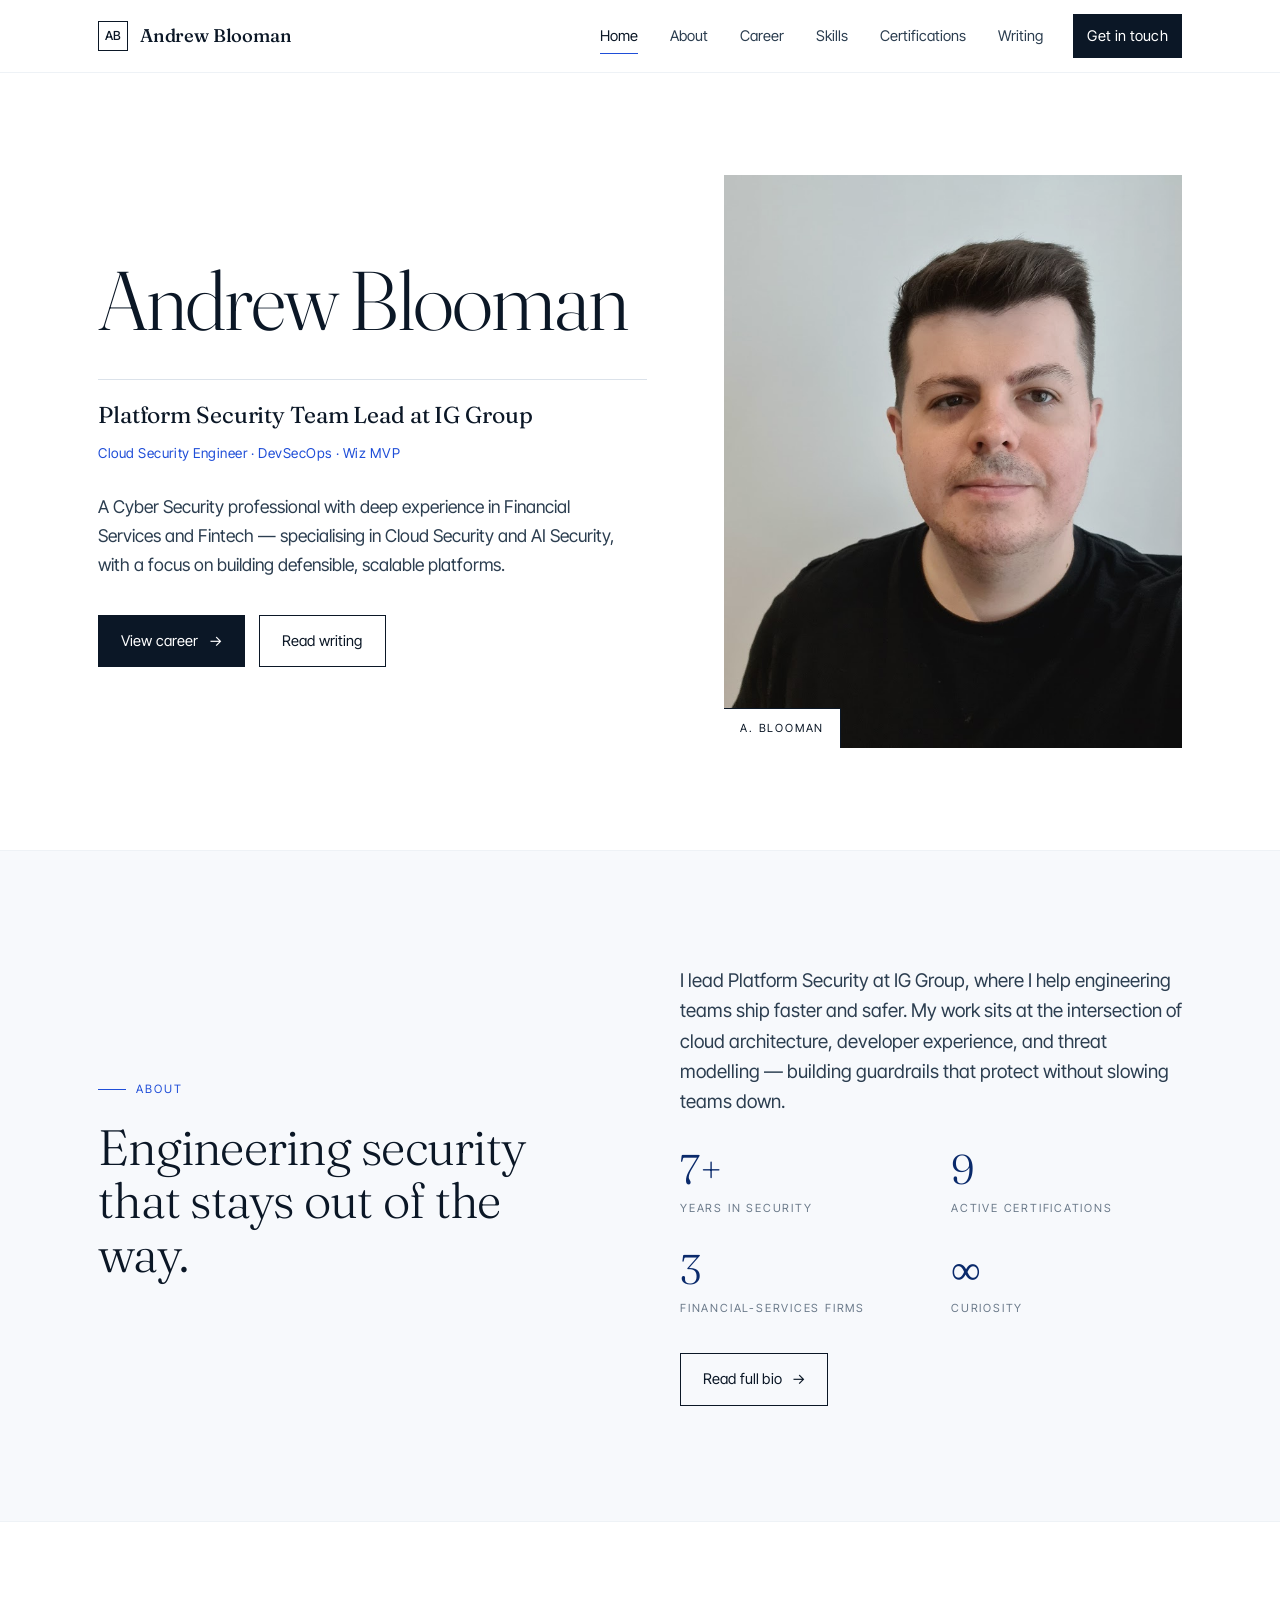
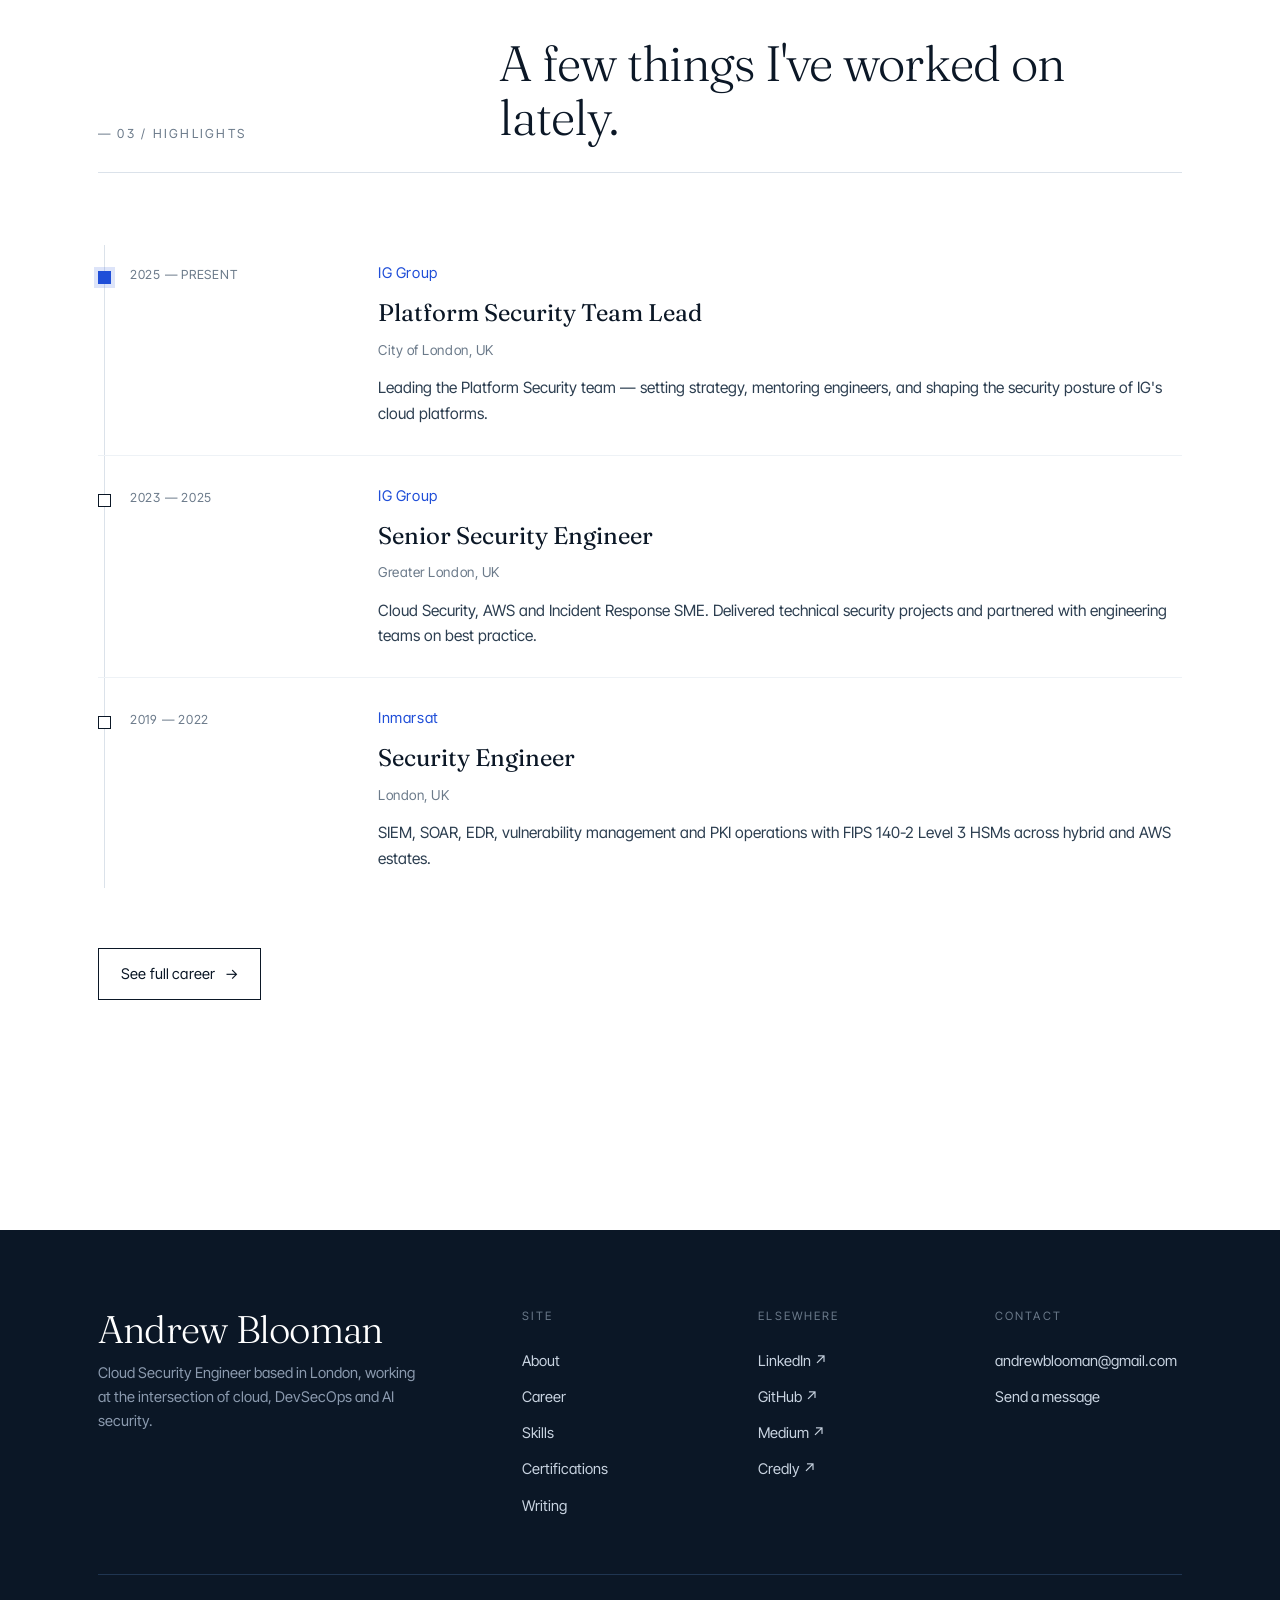
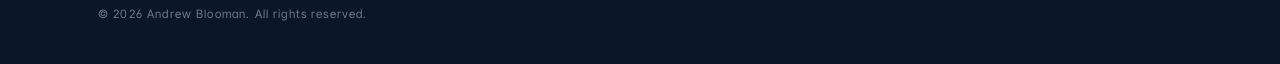
<file: index.html>
<!DOCTYPE html>
<html lang="en">
<head>
  <meta charset="UTF-8" />
  <meta name="viewport" content="width=device-width, initial-scale=1.0" />
  <title>Andrew Blooman — Cloud Security Engineer</title>
  <meta name="description" content="Andrew Blooman — Cloud Security Engineer specialising in DevSecOps, Cloud Security and AI Security across Financial Services and Fintech." />
  <link rel="preconnect" href="https://fonts.googleapis.com" />
  <link rel="preconnect" href="https://fonts.gstatic.com" crossorigin />
  <link href="https://fonts.googleapis.com/css2?family=Fraunces:ital,opsz,wght@0,9..144,300;0,9..144,400;0,9..144,500;1,9..144,300;1,9..144,400&family=Inter+Tight:wght@300;400;500;600&display=swap" rel="stylesheet" />
  <link rel="stylesheet" href="assets/style.css" />
</head>
<body>

<!-- ===== Header ===== -->
<header class="site-header">
  <div class="wrap nav">
    <a href="index.html" class="brand">
      <span class="mark">AB</span>
      <span>Andrew Blooman</span>
    </a>
    <button class="nav-toggle" aria-label="Toggle navigation">
      <span></span><span></span><span></span>
    </button>
    <nav class="nav-links">
      <a href="index.html">Home</a>
      <a href="about.html">About</a>
      <a href="career.html">Career</a>
      <a href="skills.html">Skills</a>
      <a href="certifications.html">Certifications</a>
      <a href="writing.html">Writing</a>
      <a href="contact.html" class="nav-cta">Get in touch</a>
    </nav>
  </div>
</header>

<main>

  <!-- ===== Hero ===== -->
  <section class="hero">
    <div class="wrap hero-grid">
      <div class="reveal">
        <h1>Andrew Blooman</h1>
        <div class="hero-role">
          <span class="role-line">Platform Security Team Lead at IG Group</span>
        </div>
        <p class="hero-tag">Cloud Security Engineer · DevSecOps · Wiz MVP</p>
        <p class="hero-bio">
          A Cyber Security professional with deep experience in Financial Services
          and Fintech — specialising in Cloud Security and AI Security, with a focus
          on building defensible, scalable platforms.
        </p>
        <div class="hero-cta">
          <a class="btn" href="career.html">
            View career <span class="arrow">→</span>
          </a>
          <a class="btn btn-ghost" href="writing.html">
            Read writing
          </a>
        </div>
      </div>
      <div class="reveal" style="transition-delay: 120ms;">
        <div class="portrait">
          <img src="assets/andrew.jpg" alt="Portrait of Andrew Blooman" />
          <div class="label">A. Blooman</div>
        </div>
      </div>
    </div>
  </section>

  <!-- ===== About teaser ===== -->
  <section class="about-teaser">
    <div class="wrap">
      <div class="grid">
        <div class="reveal">
          <span class="eyebrow">About</span>
          <h2>Engineering security<br/>that stays out of the way.</h2>
        </div>
        <div class="reveal" style="transition-delay: 100ms;">
          <p class="lead">
            I lead Platform Security at IG Group, where I help engineering teams ship
            faster and safer. My work sits at the intersection of cloud architecture,
            developer experience, and threat modelling — building guardrails that
            protect without slowing teams down.
          </p>
          <div class="stat-block">
            <div class="stat">
              <div class="num">7+</div>
              <div class="lab">Years in Security</div>
            </div>
            <div class="stat">
              <div class="num">9</div>
              <div class="lab">Active Certifications</div>
            </div>
            <div class="stat">
              <div class="num">3</div>
              <div class="lab">Financial-services firms</div>
            </div>
            <div class="stat">
              <div class="num">∞</div>
              <div class="lab">Curiosity</div>
            </div>
          </div>
          <div style="margin-top: 36px;">
            <a class="btn btn-ghost" href="about.html">Read full bio <span class="arrow">→</span></a>
          </div>
        </div>
      </div>
    </div>
  </section>

  <!-- ===== Highlights ===== -->
  <section>
    <div class="wrap">
      <div class="section-head reveal">
        <div class="num">— 03 / Highlights</div>
        <h2>A few things I've worked on lately.</h2>
      </div>

      <div class="timeline">
        <div class="t-item current reveal">
          <div class="t-when">2025 — Present</div>
          <div>
            <div class="t-where">IG Group</div>
            <div class="t-role">Platform Security Team Lead</div>
            <div class="t-place">City of London, UK</div>
            <div class="t-desc">
              Leading the Platform Security team — setting strategy, mentoring engineers,
              and shaping the security posture of IG's cloud platforms.
            </div>
          </div>
        </div>

        <div class="t-item reveal">
          <div class="t-when">2023 — 2025</div>
          <div>
            <div class="t-where">IG Group</div>
            <div class="t-role">Senior Security Engineer</div>
            <div class="t-place">Greater London, UK</div>
            <div class="t-desc">
              Cloud Security, AWS and Incident Response SME. Delivered technical
              security projects and partnered with engineering teams on best practice.
            </div>
          </div>
        </div>

        <div class="t-item reveal">
          <div class="t-when">2019 — 2022</div>
          <div>
            <div class="t-where">Inmarsat</div>
            <div class="t-role">Security Engineer</div>
            <div class="t-place">London, UK</div>
            <div class="t-desc">
              SIEM, SOAR, EDR, vulnerability management and PKI operations
              with FIPS 140-2 Level 3 HSMs across hybrid and AWS estates.
            </div>
          </div>
        </div>
      </div>

      <div style="margin-top: 48px;" class="reveal">
        <a class="btn btn-ghost" href="career.html">See full career <span class="arrow">→</span></a>
      </div>
    </div>
  </section>

</main>

<!-- ===== Footer ===== -->
<footer class="site-footer">
  <div class="wrap">
    <div class="footer-grid">
      <div class="footer-brand">
        <div class="lg">Andrew Blooman</div>
        <p>Cloud Security Engineer based in London, working at the intersection of cloud, DevSecOps and AI security.</p>
      </div>
      <div>
        <h4>Site</h4>
        <a href="about.html">About</a>
        <a href="career.html">Career</a>
        <a href="skills.html">Skills</a>
        <a href="certifications.html">Certifications</a>
        <a href="writing.html">Writing</a>
      </div>
      <div>
        <h4>Elsewhere</h4>
        <a href="https://www.linkedin.com/in/andrewblooman/" target="_blank" rel="noopener">LinkedIn ↗</a>
        <a href="https://github.com/andrewblooman" target="_blank" rel="noopener">GitHub ↗</a>
        <a href="https://medium.com/@andyblooman" target="_blank" rel="noopener">Medium ↗</a>
        <a href="https://www.credly.com/users/andrew-blooman/badges" target="_blank" rel="noopener">Credly ↗</a>
      </div>
      <div>
        <h4>Contact</h4>
        <a href="mailto:andrewblooman@gmail.com">andrewblooman@gmail.com</a>
        <a href="contact.html">Send a message</a>
      </div>
    </div>
    <div class="footer-bottom">
      <div>© <span id="year"></span> Andrew Blooman. All rights reserved.</div>
    </div>
  </div>
</footer>

<script src="assets/main.js"></script>
</body>
</html>
</file>
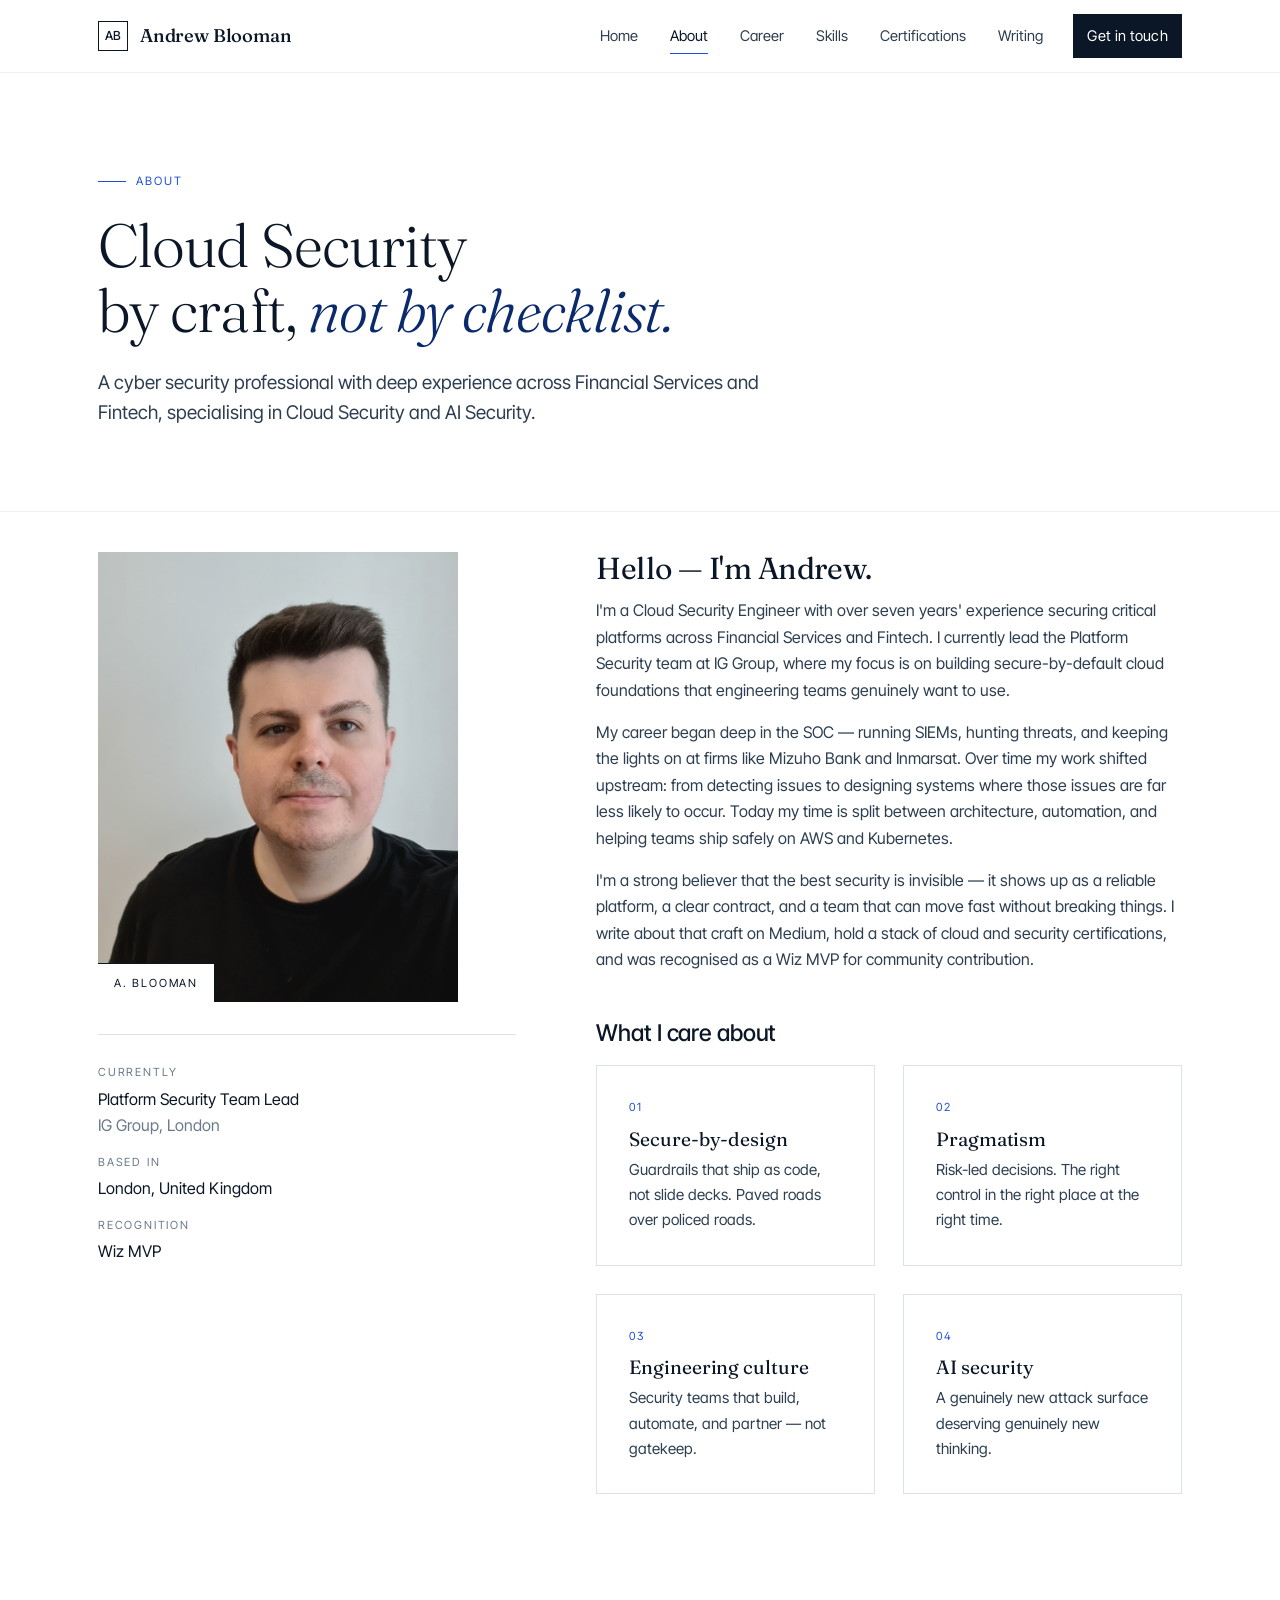
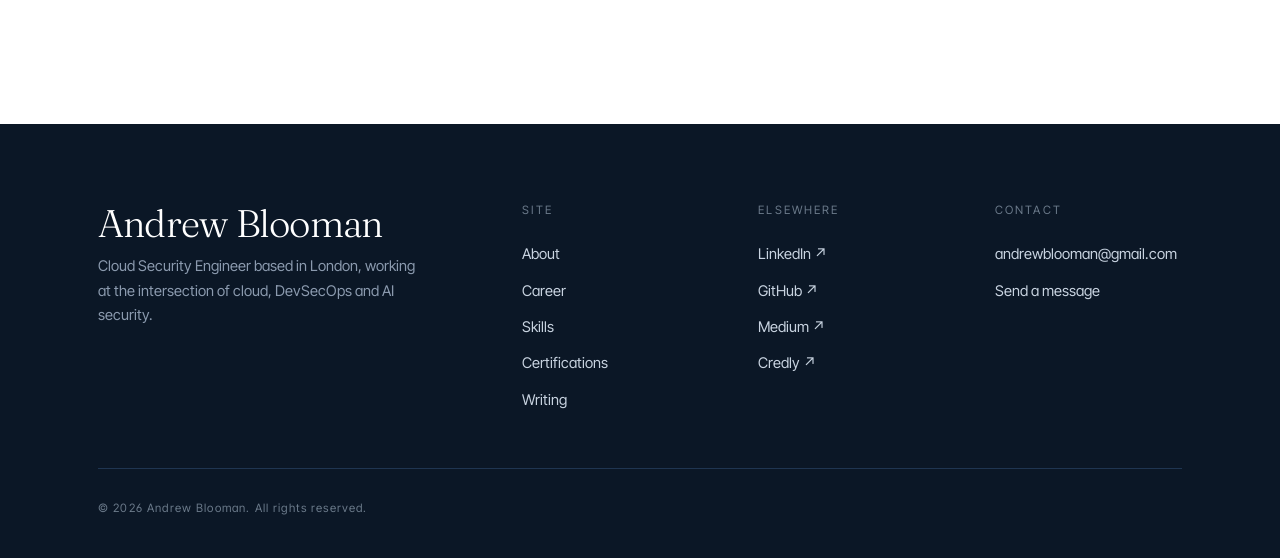
<file: about.html>
<!DOCTYPE html>
<html lang="en">
<head>
  <meta charset="UTF-8" />
  <meta name="viewport" content="width=device-width, initial-scale=1.0" />
  <title>About — Andrew Blooman</title>
  <meta name="description" content="Cloud Security Engineer specialising in DevSecOps, Cloud and AI Security across Financial Services and Fintech." />
  <link rel="preconnect" href="https://fonts.googleapis.com" />
  <link rel="preconnect" href="https://fonts.gstatic.com" crossorigin />
  <link href="https://fonts.googleapis.com/css2?family=Fraunces:ital,opsz,wght@0,9..144,300;0,9..144,400;0,9..144,500;1,9..144,300;1,9..144,400&family=Inter+Tight:wght@300;400;500;600&display=swap" rel="stylesheet" />
  <link rel="stylesheet" href="assets/style.css" />
</head>
<body>

<header class="site-header">
  <div class="wrap nav">
    <a href="index.html" class="brand">
      <span class="mark">AB</span>
      <span>Andrew Blooman</span>
    </a>
    <button class="nav-toggle" aria-label="Toggle navigation">
      <span></span><span></span><span></span>
    </button>
    <nav class="nav-links">
      <a href="index.html">Home</a>
      <a href="about.html">About</a>
      <a href="career.html">Career</a>
      <a href="skills.html">Skills</a>
      <a href="certifications.html">Certifications</a>
      <a href="writing.html">Writing</a>
      <a href="contact.html" class="nav-cta">Get in touch</a>
    </nav>
  </div>
</header>

<main>

<section class="page-hero">
  <div class="wrap reveal">
    <span class="eyebrow">About</span>
    <h1>Cloud Security<br/>by craft, <em style="font-style:italic;color:var(--accent-deep);">not by checklist.</em></h1>
    <p class="lead">A cyber security professional with deep experience across Financial Services and Fintech, specialising in Cloud Security and AI Security.</p>
  </div>
</section>

<section style="padding-top: 40px;">
  <div class="wrap">
    <div style="display: grid; grid-template-columns: 1fr 1.4fr; gap: 80px;" class="about-layout">
      <aside class="reveal">
        <div class="portrait" style="max-width: 360px;">
          <img src="assets/andrew.jpg" alt="Portrait of Andrew Blooman" />
          <div class="label">A. Blooman</div>
        </div>
        <div style="margin-top: 32px; padding-top: 28px; border-top: 1px solid var(--line); display: grid; gap: 14px;">
          <div>
            <div style="font-family: var(--font-mono); font-size: 0.7rem; letter-spacing: 0.16em; text-transform: uppercase; color: var(--muted); margin-bottom: 4px;">Currently</div>
            <div>Platform Security Team Lead<br/><span style="color: var(--muted);">IG Group, London</span></div>
          </div>
          <div>
            <div style="font-family: var(--font-mono); font-size: 0.7rem; letter-spacing: 0.16em; text-transform: uppercase; color: var(--muted); margin-bottom: 4px;">Based in</div>
            <div>London, United Kingdom</div>
          </div>
          <div>
            <div style="font-family: var(--font-mono); font-size: 0.7rem; letter-spacing: 0.16em; text-transform: uppercase; color: var(--muted); margin-bottom: 4px;">Recognition</div>
            <div>Wiz MVP</div>
          </div>
        </div>
      </aside>

      <div class="reveal" style="transition-delay: 100ms;">
        <h2 style="font-size: clamp(1.5rem, 2.4vw, 1.9rem); font-weight: 400;">Hello &mdash; I'm Andrew.</h2>
        <p>I'm a Cloud Security Engineer with over seven years' experience securing critical platforms across Financial Services and Fintech. I currently lead the Platform Security team at IG Group, where my focus is on building secure-by-default cloud foundations that engineering teams genuinely want to use.</p>

        <p>My career began deep in the SOC &mdash; running SIEMs, hunting threats, and keeping the lights on at firms like Mizuho Bank and Inmarsat. Over time my work shifted upstream: from detecting issues to designing systems where those issues are far less likely to occur. Today my time is split between architecture, automation, and helping teams ship safely on AWS and Kubernetes.</p>

        <p>I'm a strong believer that the best security is invisible &mdash; it shows up as a reliable platform, a clear contract, and a team that can move fast without breaking things. I write about that craft on Medium, hold a stack of cloud and security certifications, and was recognised as a Wiz MVP for community contribution.</p>

        <h3 style="margin-top: 48px;">What I care about</h3>
        <div style="display: grid; grid-template-columns: 1fr 1fr; gap: 28px; margin-top: 20px;" class="cards-2">
          <div class="card">
            <div style="font-family: var(--font-mono); font-size: 0.7rem; letter-spacing: 0.16em; text-transform: uppercase; color: var(--accent); margin-bottom: 12px;">01</div>
            <h3 style="font-family: var(--font-display); font-weight: 400; font-size: 1.2rem;">Secure-by-design</h3>
            <p style="margin: 0; font-size: 0.95rem;">Guardrails that ship as code, not slide decks. Paved roads over policed roads.</p>
          </div>
          <div class="card">
            <div style="font-family: var(--font-mono); font-size: 0.7rem; letter-spacing: 0.16em; text-transform: uppercase; color: var(--accent); margin-bottom: 12px;">02</div>
            <h3 style="font-family: var(--font-display); font-weight: 400; font-size: 1.2rem;">Pragmatism</h3>
            <p style="margin: 0; font-size: 0.95rem;">Risk-led decisions. The right control in the right place at the right time.</p>
          </div>
          <div class="card">
            <div style="font-family: var(--font-mono); font-size: 0.7rem; letter-spacing: 0.16em; text-transform: uppercase; color: var(--accent); margin-bottom: 12px;">03</div>
            <h3 style="font-family: var(--font-display); font-weight: 400; font-size: 1.2rem;">Engineering culture</h3>
            <p style="margin: 0; font-size: 0.95rem;">Security teams that build, automate, and partner &mdash; not gatekeep.</p>
          </div>
          <div class="card">
            <div style="font-family: var(--font-mono); font-size: 0.7rem; letter-spacing: 0.16em; text-transform: uppercase; color: var(--accent); margin-bottom: 12px;">04</div>
            <h3 style="font-family: var(--font-display); font-weight: 400; font-size: 1.2rem;">AI security</h3>
            <p style="margin: 0; font-size: 0.95rem;">A genuinely new attack surface deserving genuinely new thinking.</p>
          </div>
        </div>
      </div>
    </div>
  </div>
</section>

<style>
  @media (max-width: 820px) {
    .about-layout { grid-template-columns: 1fr !important; gap: 40px !important; }
    .cards-2 { grid-template-columns: 1fr !important; }
  }
</style>

</main>

<footer class="site-footer">
  <div class="wrap">
    <div class="footer-grid">
      <div class="footer-brand">
        <div class="lg">Andrew Blooman</div>
        <p>Cloud Security Engineer based in London, working at the intersection of cloud, DevSecOps and AI security.</p>
      </div>
      <div>
        <h4>Site</h4>
        <a href="about.html">About</a>
        <a href="career.html">Career</a>
        <a href="skills.html">Skills</a>
        <a href="certifications.html">Certifications</a>
        <a href="writing.html">Writing</a>
      </div>
      <div>
        <h4>Elsewhere</h4>
        <a href="https://www.linkedin.com/in/andrewblooman/" target="_blank" rel="noopener">LinkedIn &#8599;</a>
        <a href="https://github.com/andrewblooman" target="_blank" rel="noopener">GitHub &#8599;</a>
        <a href="https://medium.com/@andyblooman" target="_blank" rel="noopener">Medium &#8599;</a>
        <a href="https://www.credly.com/users/andrew-blooman/badges" target="_blank" rel="noopener">Credly &#8599;</a>
      </div>
      <div>
        <h4>Contact</h4>
        <a href="mailto:andrewblooman@gmail.com">andrewblooman@gmail.com</a>
        <a href="contact.html">Send a message</a>
      </div>
    </div>
    <div class="footer-bottom">
      <div>&copy; <span id="year"></span> Andrew Blooman. All rights reserved.</div>
    </div>
  </div>
</footer>

<script src="assets/main.js"></script>
</body>
</html>
</file>
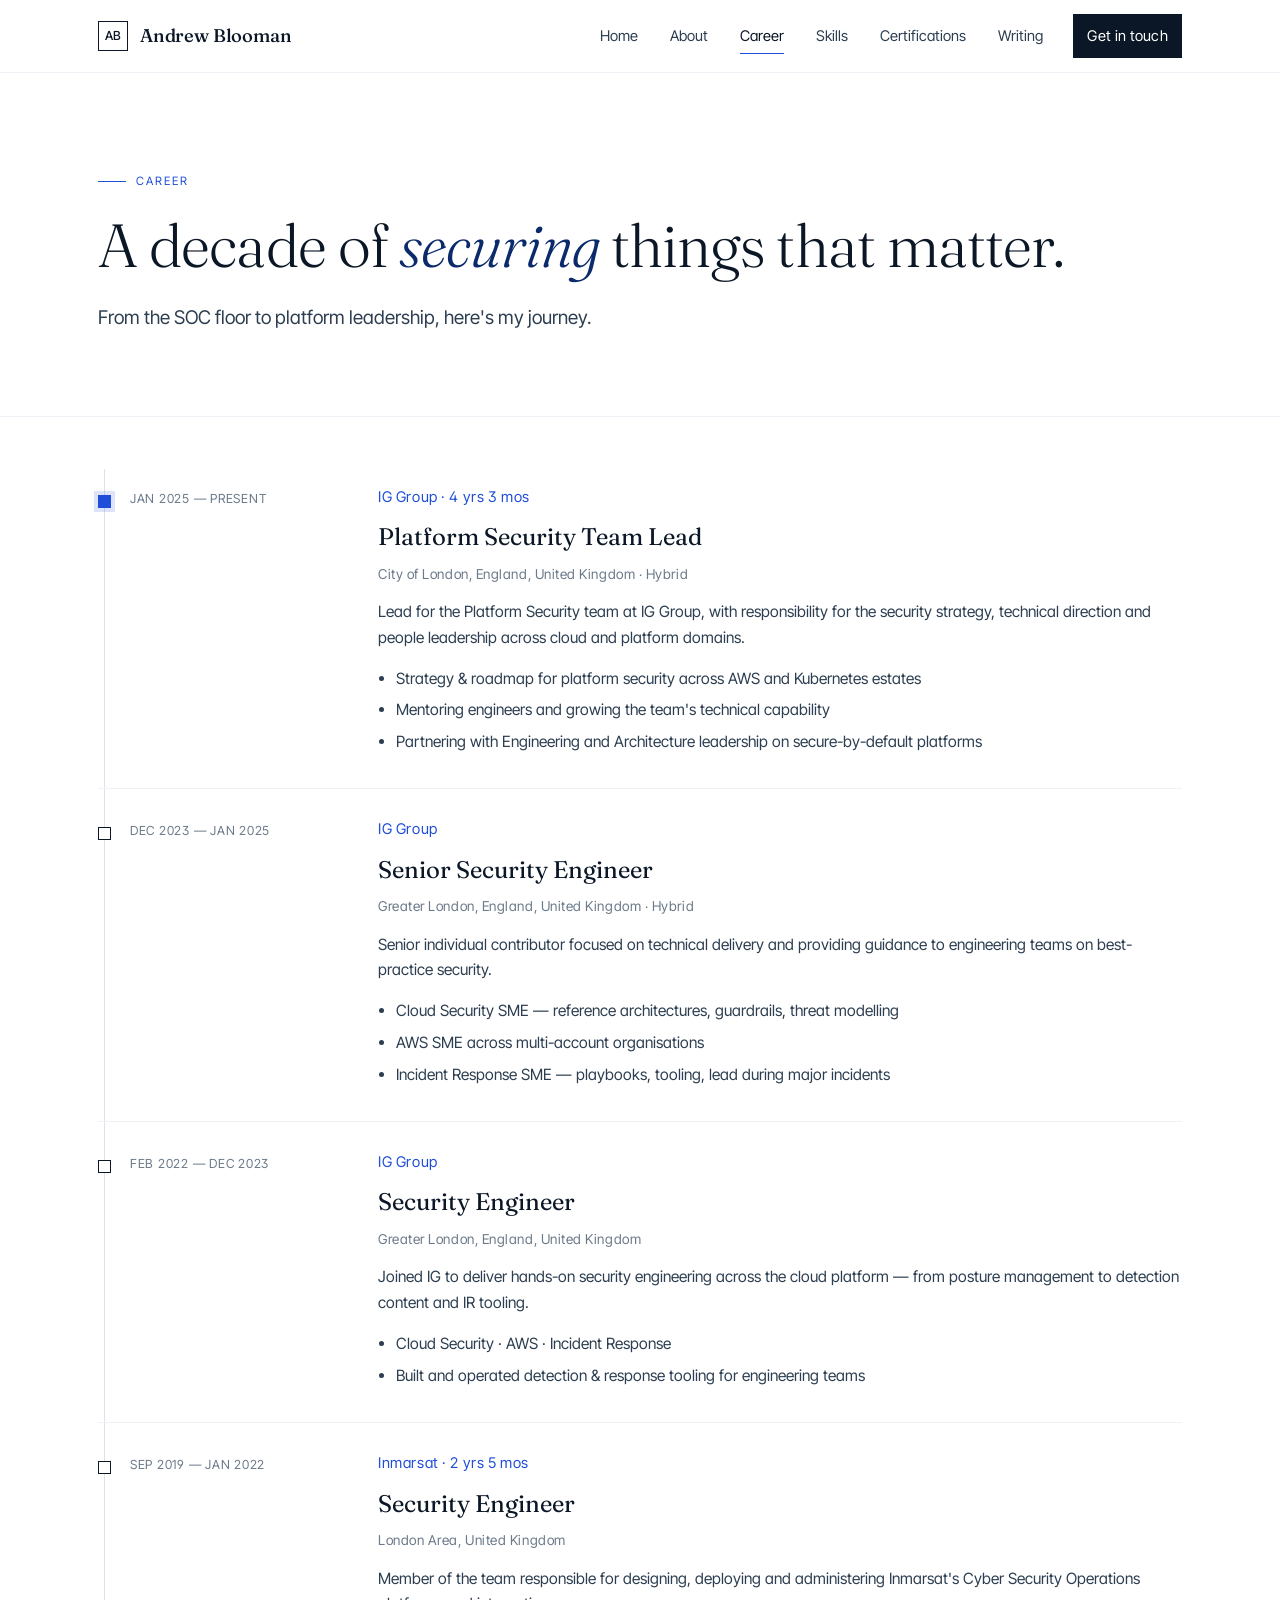
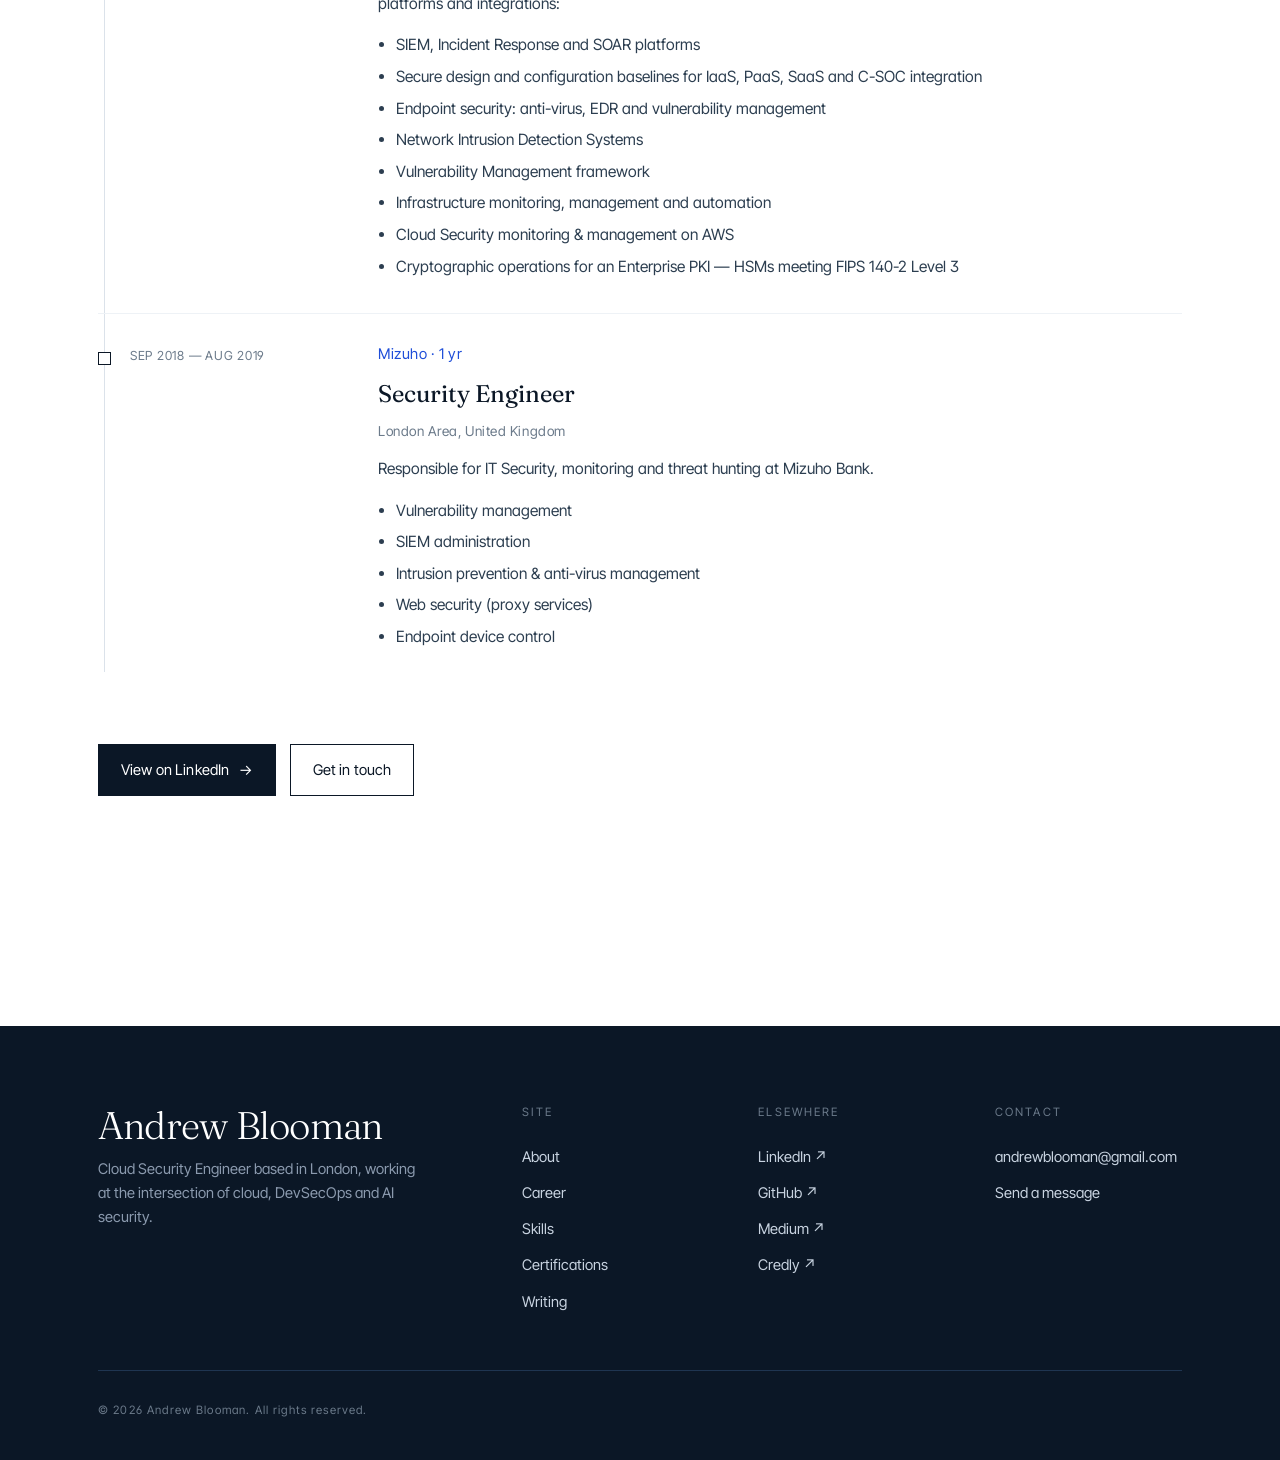
<file: career.html>
<!DOCTYPE html>
<html lang="en">
<head>
  <meta charset="UTF-8" />
  <meta name="viewport" content="width=device-width, initial-scale=1.0" />
  <title>Career — Andrew Blooman</title>
  <meta name="description" content="Andrew Blooman's career in cyber security &mdash; from SOC engineer to Platform Security Team Lead." />
  <link rel="preconnect" href="https://fonts.googleapis.com" />
  <link rel="preconnect" href="https://fonts.gstatic.com" crossorigin />
  <link href="https://fonts.googleapis.com/css2?family=Fraunces:ital,opsz,wght@0,9..144,300;0,9..144,400;0,9..144,500;1,9..144,300;1,9..144,400&family=Inter+Tight:wght@300;400;500;600&display=swap" rel="stylesheet" />
  <link rel="stylesheet" href="assets/style.css" />
</head>
<body>

<header class="site-header">
  <div class="wrap nav">
    <a href="index.html" class="brand">
      <span class="mark">AB</span>
      <span>Andrew Blooman</span>
    </a>
    <button class="nav-toggle" aria-label="Toggle navigation">
      <span></span><span></span><span></span>
    </button>
    <nav class="nav-links">
      <a href="index.html">Home</a>
      <a href="about.html">About</a>
      <a href="career.html">Career</a>
      <a href="skills.html">Skills</a>
      <a href="certifications.html">Certifications</a>
      <a href="writing.html">Writing</a>
      <a href="contact.html" class="nav-cta">Get in touch</a>
    </nav>
  </div>
</header>

<main>

<section class="page-hero">
  <div class="wrap reveal">
    <span class="eyebrow">Career</span>
    <h1>A decade of <em style="font-style:italic;color:var(--accent-deep);">securing</em> things that matter.</h1>
    <p class="lead">From the SOC floor to platform leadership, here's my journey.</p>
  </div>
</section>

<section style="padding-top: 40px;">
  <div class="wrap">
    <div class="timeline">

      <div class="t-item current reveal">
        <div class="t-when">Jan 2025 — Present</div>
        <div>
          <div class="t-where">IG Group · 4 yrs 3 mos</div>
          <div class="t-role">Platform Security Team Lead</div>
          <div class="t-place">City of London, England, United Kingdom · Hybrid</div>
          <div class="t-desc">
            <p>Lead for the Platform Security team at IG Group, with responsibility for the security strategy, technical direction and people leadership across cloud and platform domains.</p>
            <ul>
              <li>Strategy &amp; roadmap for platform security across AWS and Kubernetes estates</li>
              <li>Mentoring engineers and growing the team's technical capability</li>
              <li>Partnering with Engineering and Architecture leadership on secure-by-default platforms</li>
            </ul>
          </div>
        </div>
      </div>

      <div class="t-item reveal">
        <div class="t-when">Dec 2023 — Jan 2025</div>
        <div>
          <div class="t-where">IG Group</div>
          <div class="t-role">Senior Security Engineer</div>
          <div class="t-place">Greater London, England, United Kingdom · Hybrid</div>
          <div class="t-desc">
            <p>Senior individual contributor focused on technical delivery and providing guidance to engineering teams on best-practice security.</p>
            <ul>
              <li>Cloud Security SME &mdash; reference architectures, guardrails, threat modelling</li>
              <li>AWS SME across multi-account organisations</li>
              <li>Incident Response SME &mdash; playbooks, tooling, lead during major incidents</li>
            </ul>
          </div>
        </div>
      </div>

      <div class="t-item reveal">
        <div class="t-when">Feb 2022 — Dec 2023</div>
        <div>
          <div class="t-where">IG Group</div>
          <div class="t-role">Security Engineer</div>
          <div class="t-place">Greater London, England, United Kingdom</div>
          <div class="t-desc">
            <p>Joined IG to deliver hands-on security engineering across the cloud platform &mdash; from posture management to detection content and IR tooling.</p>
            <ul>
              <li>Cloud Security &middot; AWS &middot; Incident Response</li>
              <li>Built and operated detection &amp; response tooling for engineering teams</li>
            </ul>
          </div>
        </div>
      </div>

      <div class="t-item reveal">
        <div class="t-when">Sep 2019 — Jan 2022</div>
        <div>
          <div class="t-where">Inmarsat · 2 yrs 5 mos</div>
          <div class="t-role">Security Engineer</div>
          <div class="t-place">London Area, United Kingdom</div>
          <div class="t-desc">
            <p>Member of the team responsible for designing, deploying and administering Inmarsat's Cyber Security Operations platforms and integrations:</p>
            <ul>
              <li>SIEM, Incident Response and SOAR platforms</li>
              <li>Secure design and configuration baselines for IaaS, PaaS, SaaS and C-SOC integration</li>
              <li>Endpoint security: anti-virus, EDR and vulnerability management</li>
              <li>Network Intrusion Detection Systems</li>
              <li>Vulnerability Management framework</li>
              <li>Infrastructure monitoring, management and automation</li>
              <li>Cloud Security monitoring &amp; management on AWS</li>
              <li>Cryptographic operations for an Enterprise PKI &mdash; HSMs meeting FIPS 140-2 Level 3</li>
            </ul>
          </div>
        </div>
      </div>

      <div class="t-item reveal">
        <div class="t-when">Sep 2018 — Aug 2019</div>
        <div>
          <div class="t-where">Mizuho · 1 yr</div>
          <div class="t-role">Security Engineer</div>
          <div class="t-place">London Area, United Kingdom</div>
          <div class="t-desc">
            <p>Responsible for IT Security, monitoring and threat hunting at Mizuho Bank.</p>
            <ul>
              <li>Vulnerability management</li>
              <li>SIEM administration</li>
              <li>Intrusion prevention &amp; anti-virus management</li>
              <li>Web security (proxy services)</li>
              <li>Endpoint device control</li>
            </ul>
          </div>
        </div>
      </div>

    </div>

    <div style="margin-top: 60px; display: flex; gap: 14px; flex-wrap: wrap;" class="reveal">
      <a class="btn" href="https://www.linkedin.com/in/andrewblooman/" target="_blank" rel="noopener">View on LinkedIn <span class="arrow">&rarr;</span></a>
      <a class="btn btn-ghost" href="contact.html">Get in touch</a>
    </div>
  </div>
</section>

</main>

<footer class="site-footer">
  <div class="wrap">
    <div class="footer-grid">
      <div class="footer-brand">
        <div class="lg">Andrew Blooman</div>
        <p>Cloud Security Engineer based in London, working at the intersection of cloud, DevSecOps and AI security.</p>
      </div>
      <div>
        <h4>Site</h4>
        <a href="about.html">About</a>
        <a href="career.html">Career</a>
        <a href="skills.html">Skills</a>
        <a href="certifications.html">Certifications</a>
        <a href="writing.html">Writing</a>
      </div>
      <div>
        <h4>Elsewhere</h4>
        <a href="https://www.linkedin.com/in/andrewblooman/" target="_blank" rel="noopener">LinkedIn &#8599;</a>
        <a href="https://github.com/andrewblooman" target="_blank" rel="noopener">GitHub &#8599;</a>
        <a href="https://medium.com/@andyblooman" target="_blank" rel="noopener">Medium &#8599;</a>
        <a href="https://www.credly.com/users/andrew-blooman/badges" target="_blank" rel="noopener">Credly &#8599;</a>
      </div>
      <div>
        <h4>Contact</h4>
        <a href="mailto:andrewblooman@gmail.com">andrewblooman@gmail.com</a>
        <a href="contact.html">Send a message</a>
      </div>
    </div>
    <div class="footer-bottom">
      <div>&copy; <span id="year"></span> Andrew Blooman. All rights reserved.</div>
    </div>
  </div>
</footer>

<script src="assets/main.js"></script>
</body>
</html>
</file>
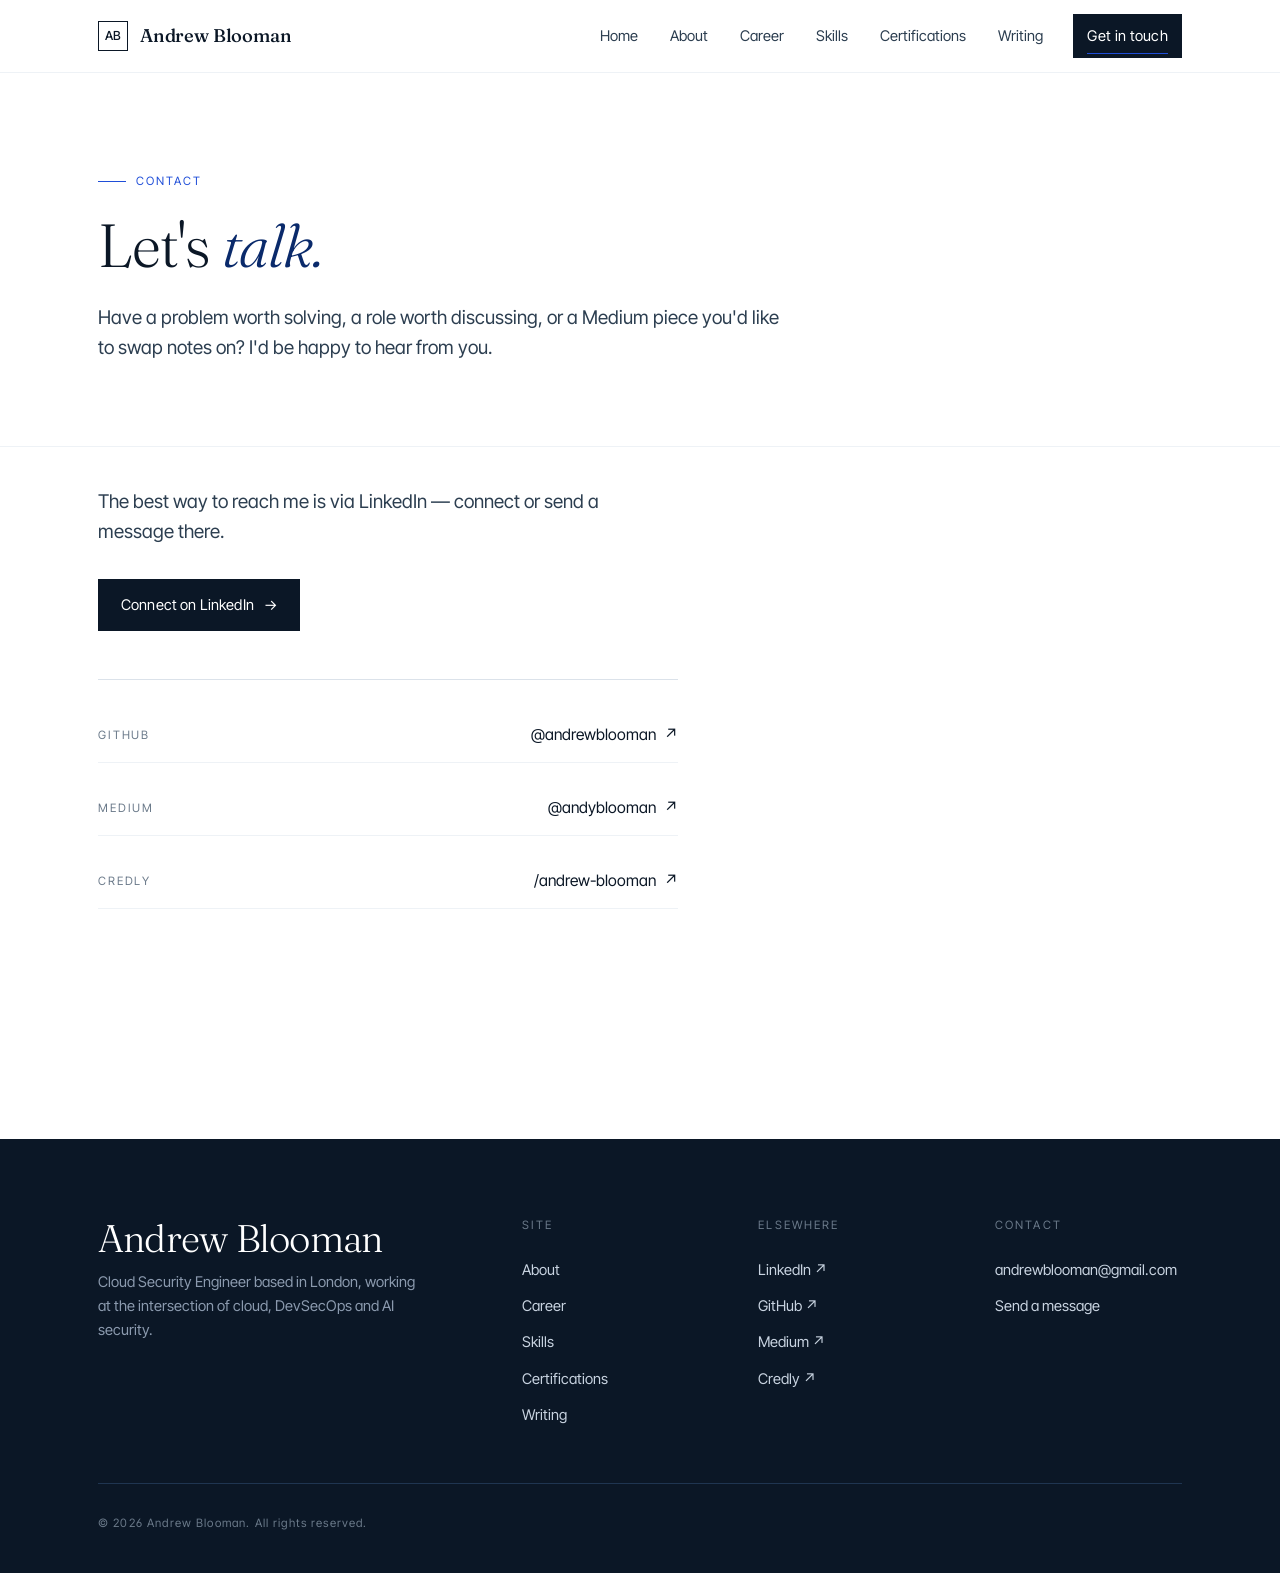
<file: contact.html>
<!DOCTYPE html>
<html lang="en">
<head>
  <meta charset="UTF-8" />
  <meta name="viewport" content="width=device-width, initial-scale=1.0" />
  <title>Contact — Andrew Blooman</title>
  <meta name="description" content="Get in touch with Andrew Blooman &mdash; Cloud Security Engineer based in London." />
  <link rel="preconnect" href="https://fonts.googleapis.com" />
  <link rel="preconnect" href="https://fonts.gstatic.com" crossorigin />
  <link href="https://fonts.googleapis.com/css2?family=Fraunces:ital,opsz,wght@0,9..144,300;0,9..144,400;0,9..144,500;1,9..144,300;1,9..144,400&family=Inter+Tight:wght@300;400;500;600&display=swap" rel="stylesheet" />
  <link rel="stylesheet" href="assets/style.css" />
</head>
<body>

<header class="site-header">
  <div class="wrap nav">
    <a href="index.html" class="brand">
      <span class="mark">AB</span>
      <span>Andrew Blooman</span>
    </a>
    <button class="nav-toggle" aria-label="Toggle navigation">
      <span></span><span></span><span></span>
    </button>
    <nav class="nav-links">
      <a href="index.html">Home</a>
      <a href="about.html">About</a>
      <a href="career.html">Career</a>
      <a href="skills.html">Skills</a>
      <a href="certifications.html">Certifications</a>
      <a href="writing.html">Writing</a>
      <a href="contact.html" class="nav-cta">Get in touch</a>
    </nav>
  </div>
</header>

<main>

<section class="page-hero">
  <div class="wrap reveal">
    <span class="eyebrow">Contact</span>
    <h1>Let's <em style="font-style:italic;color:var(--accent-deep);">talk.</em></h1>
    <p class="lead">Have a problem worth solving, a role worth discussing, or a Medium piece you'd like to swap notes on? I'd be happy to hear from you.</p>
  </div>
</section>

<section style="padding-top: 40px;">
  <div class="wrap">
    <div class="reveal" style="max-width: 580px;">
      <p class="lead">The best way to reach me is via LinkedIn — connect or send a message there.</p>
      <div style="margin-top: 32px;">
        <a class="btn" href="https://www.linkedin.com/in/andrewblooman/" target="_blank" rel="noopener">
          Connect on LinkedIn <span class="arrow">&rarr;</span>
        </a>
      </div>
      <div class="contact-direct" style="margin-top: 48px; padding-top: 28px; border-top: 1px solid var(--line);">
        <a href="https://github.com/andrewblooman" target="_blank" rel="noopener">
          <span class="lbl">GitHub</span>
          <span class="val">@andrewblooman &nbsp;&#8599;</span>
        </a>
        <a href="https://medium.com/@andyblooman" target="_blank" rel="noopener">
          <span class="lbl">Medium</span>
          <span class="val">@andyblooman &nbsp;&#8599;</span>
        </a>
        <a href="https://www.credly.com/users/andrew-blooman/badges" target="_blank" rel="noopener">
          <span class="lbl">Credly</span>
          <span class="val">/andrew-blooman &nbsp;&#8599;</span>
        </a>
      </div>
    </div>
  </div>
</section>

</main>

<footer class="site-footer">
  <div class="wrap">
    <div class="footer-grid">
      <div class="footer-brand">
        <div class="lg">Andrew Blooman</div>
        <p>Cloud Security Engineer based in London, working at the intersection of cloud, DevSecOps and AI security.</p>
      </div>
      <div>
        <h4>Site</h4>
        <a href="about.html">About</a>
        <a href="career.html">Career</a>
        <a href="skills.html">Skills</a>
        <a href="certifications.html">Certifications</a>
        <a href="writing.html">Writing</a>
      </div>
      <div>
        <h4>Elsewhere</h4>
        <a href="https://www.linkedin.com/in/andrewblooman/" target="_blank" rel="noopener">LinkedIn &#8599;</a>
        <a href="https://github.com/andrewblooman" target="_blank" rel="noopener">GitHub &#8599;</a>
        <a href="https://medium.com/@andyblooman" target="_blank" rel="noopener">Medium &#8599;</a>
        <a href="https://www.credly.com/users/andrew-blooman/badges" target="_blank" rel="noopener">Credly &#8599;</a>
      </div>
      <div>
        <h4>Contact</h4>
        <a href="mailto:andrewblooman@gmail.com">andrewblooman@gmail.com</a>
        <a href="contact.html">Send a message</a>
      </div>
    </div>
    <div class="footer-bottom">
      <div>&copy; <span id="year"></span> Andrew Blooman. All rights reserved.</div>
    </div>
  </div>
</footer>

<script src="assets/main.js"></script>
</body>
</html>
</file>
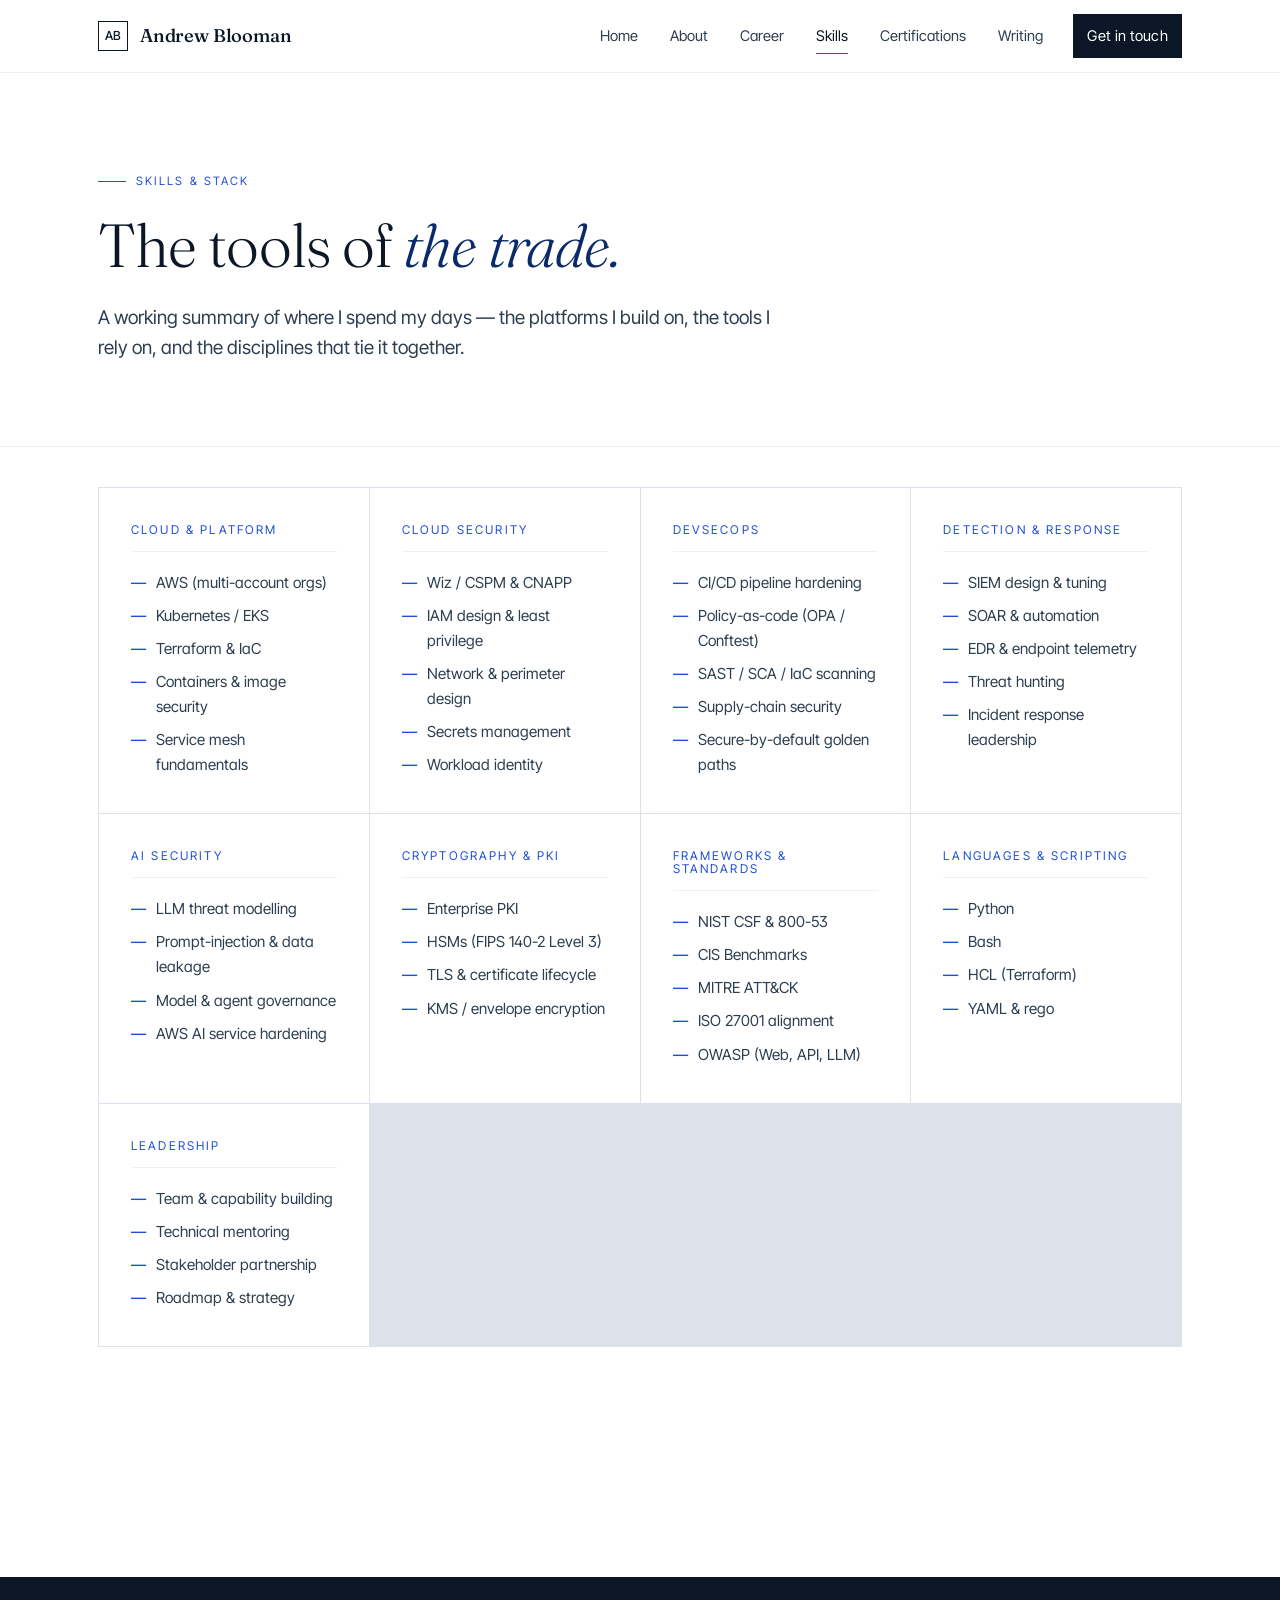
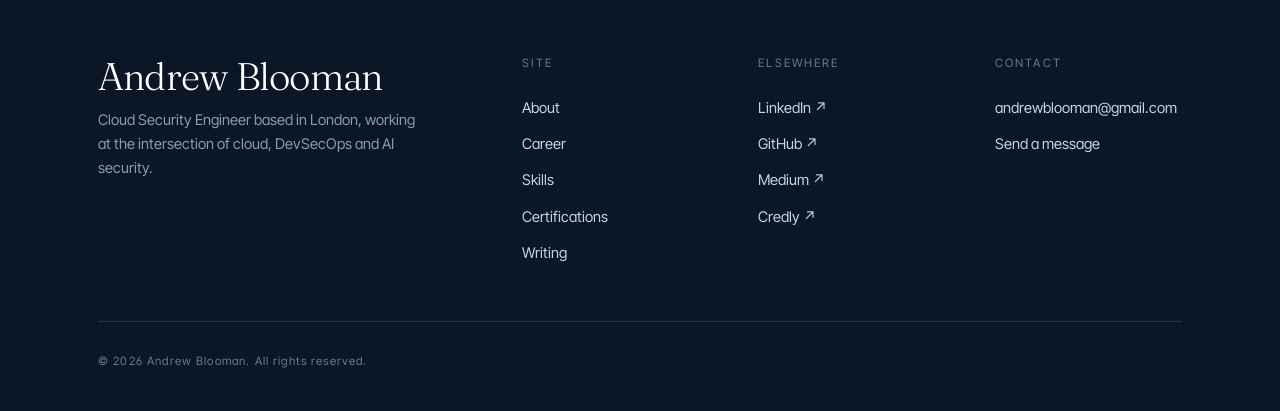
<file: skills.html>
<!DOCTYPE html>
<html lang="en">
<head>
  <meta charset="UTF-8" />
  <meta name="viewport" content="width=device-width, initial-scale=1.0" />
  <title>Skills — Andrew Blooman</title>
  <meta name="description" content="An overview of Andrew Blooman's skills across cloud security, DevSecOps, detection &amp; response, and AI security." />
  <link rel="preconnect" href="https://fonts.googleapis.com" />
  <link rel="preconnect" href="https://fonts.gstatic.com" crossorigin />
  <link href="https://fonts.googleapis.com/css2?family=Fraunces:ital,opsz,wght@0,9..144,300;0,9..144,400;0,9..144,500;1,9..144,300;1,9..144,400&family=Inter+Tight:wght@300;400;500;600&display=swap" rel="stylesheet" />
  <link rel="stylesheet" href="assets/style.css" />
</head>
<body>

<header class="site-header">
  <div class="wrap nav">
    <a href="index.html" class="brand">
      <span class="mark">AB</span>
      <span>Andrew Blooman</span>
    </a>
    <button class="nav-toggle" aria-label="Toggle navigation">
      <span></span><span></span><span></span>
    </button>
    <nav class="nav-links">
      <a href="index.html">Home</a>
      <a href="about.html">About</a>
      <a href="career.html">Career</a>
      <a href="skills.html">Skills</a>
      <a href="certifications.html">Certifications</a>
      <a href="writing.html">Writing</a>
      <a href="contact.html" class="nav-cta">Get in touch</a>
    </nav>
  </div>
</header>

<main>

<section class="page-hero">
  <div class="wrap reveal">
    <span class="eyebrow">Skills &amp; Stack</span>
    <h1>The tools of <em style="font-style:italic;color:var(--accent-deep);">the trade.</em></h1>
    <p class="lead">A working summary of where I spend my days &mdash; the platforms I build on, the tools I rely on, and the disciplines that tie it together.</p>
  </div>
</section>

<section style="padding-top: 40px;">
  <div class="wrap reveal">
    <div class="skills-grid">

      <div class="skill-cat">
        <h4>Cloud &amp; Platform</h4>
        <ul class="skill-list">
          <li>AWS (multi-account orgs)</li>
          <li>Kubernetes / EKS</li>
          <li>Terraform &amp; IaC</li>
          <li>Containers &amp; image security</li>
          <li>Service mesh fundamentals</li>
        </ul>
      </div>

      <div class="skill-cat">
        <h4>Cloud Security</h4>
        <ul class="skill-list">
          <li>Wiz / CSPM &amp; CNAPP</li>
          <li>IAM design &amp; least privilege</li>
          <li>Network &amp; perimeter design</li>
          <li>Secrets management</li>
          <li>Workload identity</li>
        </ul>
      </div>

      <div class="skill-cat">
        <h4>DevSecOps</h4>
        <ul class="skill-list">
          <li>CI/CD pipeline hardening</li>
          <li>Policy-as-code (OPA / Conftest)</li>
          <li>SAST / SCA / IaC scanning</li>
          <li>Supply-chain security</li>
          <li>Secure-by-default golden paths</li>
        </ul>
      </div>

      <div class="skill-cat">
        <h4>Detection &amp; Response</h4>
        <ul class="skill-list">
          <li>SIEM design &amp; tuning</li>
          <li>SOAR &amp; automation</li>
          <li>EDR &amp; endpoint telemetry</li>
          <li>Threat hunting</li>
          <li>Incident response leadership</li>
        </ul>
      </div>

      <div class="skill-cat">
        <h4>AI Security</h4>
        <ul class="skill-list">
          <li>LLM threat modelling</li>
          <li>Prompt-injection &amp; data leakage</li>
          <li>Model &amp; agent governance</li>
          <li>AWS AI service hardening</li>
        </ul>
      </div>

      <div class="skill-cat">
        <h4>Cryptography &amp; PKI</h4>
        <ul class="skill-list">
          <li>Enterprise PKI</li>
          <li>HSMs (FIPS 140-2 Level 3)</li>
          <li>TLS &amp; certificate lifecycle</li>
          <li>KMS / envelope encryption</li>
        </ul>
      </div>

      <div class="skill-cat">
        <h4>Frameworks &amp; Standards</h4>
        <ul class="skill-list">
          <li>NIST CSF &amp; 800-53</li>
          <li>CIS Benchmarks</li>
          <li>MITRE ATT&amp;CK</li>
          <li>ISO 27001 alignment</li>
          <li>OWASP (Web, API, LLM)</li>
        </ul>
      </div>

      <div class="skill-cat">
        <h4>Languages &amp; Scripting</h4>
        <ul class="skill-list">
          <li>Python</li>
          <li>Bash</li>
          <li>HCL (Terraform)</li>
          <li>YAML &amp; rego</li>
        </ul>
      </div>

      <div class="skill-cat">
        <h4>Leadership</h4>
        <ul class="skill-list">
          <li>Team &amp; capability building</li>
          <li>Technical mentoring</li>
          <li>Stakeholder partnership</li>
          <li>Roadmap &amp; strategy</li>
        </ul>
      </div>

    </div>
  </div>
</section>

</main>

<footer class="site-footer">
  <div class="wrap">
    <div class="footer-grid">
      <div class="footer-brand">
        <div class="lg">Andrew Blooman</div>
        <p>Cloud Security Engineer based in London, working at the intersection of cloud, DevSecOps and AI security.</p>
      </div>
      <div>
        <h4>Site</h4>
        <a href="about.html">About</a>
        <a href="career.html">Career</a>
        <a href="skills.html">Skills</a>
        <a href="certifications.html">Certifications</a>
        <a href="writing.html">Writing</a>
      </div>
      <div>
        <h4>Elsewhere</h4>
        <a href="https://www.linkedin.com/in/andrewblooman/" target="_blank" rel="noopener">LinkedIn &#8599;</a>
        <a href="https://github.com/andrewblooman" target="_blank" rel="noopener">GitHub &#8599;</a>
        <a href="https://medium.com/@andyblooman" target="_blank" rel="noopener">Medium &#8599;</a>
        <a href="https://www.credly.com/users/andrew-blooman/badges" target="_blank" rel="noopener">Credly &#8599;</a>
      </div>
      <div>
        <h4>Contact</h4>
        <a href="mailto:andrewblooman@gmail.com">andrewblooman@gmail.com</a>
        <a href="contact.html">Send a message</a>
      </div>
    </div>
    <div class="footer-bottom">
      <div>&copy; <span id="year"></span> Andrew Blooman. All rights reserved.</div>
    </div>
  </div>
</footer>

<script src="assets/main.js"></script>
</body>
</html>
</file>
<file: assets/style.css>
/* ============================================
   Andrew Blooman — Personal Site
   Minimalist · Cool blues · Editorial precision
   ============================================ */

:root {
  /* Palette — light base with deep, considered blues */
  --ink:        #0b1726;       /* near-black navy for text */
  --ink-soft:   #2c3e50;       /* secondary text */
  --muted:      #6b7a8a;       /* tertiary / meta */
  --line:       #dbe2ea;       /* hairlines */
  --line-soft:  #eef2f6;       /* very subtle dividers */
  --paper:      #ffffff;
  --paper-warm: #f7f9fc;       /* section background */
  --accent:     #1f4ed8;       /* primary blue (cobalt) */
  --accent-deep:#0a2a6b;       /* deep navy blue */
  --accent-soft:#dbe6ff;       /* tint */
  --accent-ink: #0b3aa3;

  /* Type */
  --font-display: 'Fraunces', 'Cormorant Garamond', Georgia, serif;
  --font-body:    'Inter Tight', 'Helvetica Neue', system-ui, sans-serif;
  --font-mono:    'Inter Tight', 'Helvetica Neue', system-ui, sans-serif;

  /* Layout */
  --max:        1180px;
  --pad-x:      clamp(20px, 4vw, 48px);
  --section-y:  clamp(72px, 9vw, 128px);
  --radius:     2px;
}

/* ---------- Reset ---------- */
*, *::before, *::after { box-sizing: border-box; }
html { scroll-behavior: smooth; -webkit-text-size-adjust: 100%; }
body {
  margin: 0;
  font-family: var(--font-body);
  font-size: 16px;
  line-height: 1.65;
  color: var(--ink);
  background: var(--paper);
  font-feature-settings: "ss01", "cv11";
  -webkit-font-smoothing: antialiased;
  -moz-osx-font-smoothing: grayscale;
}
img { max-width: 100%; display: block; }
a { color: inherit; text-decoration: none; }
button { font: inherit; cursor: pointer; }

/* ---------- Typography ---------- */
h1, h2, h3, h4 {
  font-family: var(--font-display);
  font-weight: 400;
  letter-spacing: -0.015em;
  color: var(--ink);
  margin: 0 0 0.4em;
  line-height: 1.08;
}
h1 { font-size: clamp(2.6rem, 6vw, 4.6rem); font-weight: 300; }
h2 { font-size: clamp(2rem, 4vw, 3.1rem); font-weight: 300; }
h3 { font-size: clamp(1.25rem, 1.8vw, 1.5rem); font-weight: 500; letter-spacing: -0.005em; font-family: var(--font-body); }
p  { margin: 0 0 1em; color: var(--ink-soft); }

.eyebrow {
  font-family: var(--font-mono);
  font-size: 0.72rem;
  letter-spacing: 0.18em;
  text-transform: uppercase;
  color: var(--accent);
  display: inline-flex;
  align-items: center;
  gap: 10px;
  margin-bottom: 22px;
}
.eyebrow::before {
  content: "";
  width: 28px; height: 1px;
  background: var(--accent);
  display: inline-block;
}

.lead { font-size: 1.18rem; color: var(--ink-soft); max-width: 62ch; line-height: 1.6; }

/* ---------- Layout ---------- */
.wrap { width: 100%; max-width: var(--max); margin: 0 auto; padding: 0 var(--pad-x); }
section { padding: var(--section-y) 0; }

/* ---------- Header / Nav ---------- */
.site-header {
  position: sticky; top: 0; z-index: 50;
  background: rgba(255,255,255,0.78);
  backdrop-filter: saturate(140%) blur(12px);
  -webkit-backdrop-filter: saturate(140%) blur(12px);
  border-bottom: 1px solid var(--line-soft);
}
.nav {
  display: flex; align-items: center; justify-content: space-between;
  height: 72px;
}
.brand {
  display: flex; align-items: center; gap: 12px;
  font-family: var(--font-display);
  font-size: 1.15rem;
  letter-spacing: -0.01em;
  font-weight: 500;
}
.brand .mark {
  width: 30px; height: 30px;
  border: 1px solid var(--ink);
  display: grid; place-items: center;
  font-family: var(--font-mono); font-size: 0.78rem;
  letter-spacing: 0;
  background: var(--paper);
}
.nav-links { display: flex; gap: 4px; align-items: center; }
.nav-links a {
  position: relative;
  padding: 10px 14px;
  font-size: 0.92rem;
  color: var(--ink-soft);
  transition: color 200ms ease;
}
.nav-links a:hover { color: var(--accent); }
.nav-links a.active { color: var(--ink); }
.nav-links a.active::after {
  content: ""; position: absolute; left: 14px; right: 14px; bottom: 4px;
  height: 1px; background: var(--accent);
}
.nav-cta {
  margin-left: 12px;
  padding: 9px 16px;
  background: var(--ink);
  color: var(--paper)!important;
  font-size: 0.85rem;
  letter-spacing: 0.02em;
  transition: background 200ms ease;
}
.nav-cta:hover { background: var(--accent-deep); }
.nav-toggle { display: none; background: none; border: 0; padding: 8px; }
.nav-toggle span {
  display: block; width: 22px; height: 1.5px; background: var(--ink); margin: 5px 0;
  transition: transform 200ms;
}

@media (max-width: 820px) {
  .nav-links {
    position: absolute; top: 72px; left: 0; right: 0;
    flex-direction: column; align-items: stretch;
    background: var(--paper);
    border-bottom: 1px solid var(--line);
    padding: 8px 0;
    transform: translateY(-12px); opacity: 0; pointer-events: none;
    transition: all 220ms ease;
  }
  .nav-links.open { transform: none; opacity: 1; pointer-events: auto; }
  .nav-links a { padding: 14px var(--pad-x); }
  .nav-links a.active::after { display: none; }
  .nav-cta { margin: 8px var(--pad-x) 12px; text-align: center; }
  .nav-toggle { display: block; }
}

/* ---------- Hero (home) ---------- */
.hero {
  padding-top: clamp(60px, 8vw, 110px);
  padding-bottom: clamp(60px, 8vw, 110px);
  position: relative;
  overflow: hidden;
}
.hero-grid {
  display: grid;
  grid-template-columns: 1.2fr 1fr;
  gap: clamp(40px, 6vw, 90px);
  align-items: center;
}
.hero-meta {
  font-family: var(--font-mono);
  font-size: 0.72rem;
  letter-spacing: 0.18em;
  text-transform: uppercase;
  color: var(--muted);
  display: flex; gap: 24px; flex-wrap: wrap;
  margin-bottom: 28px;
}
.hero-meta span::before {
  content: "◆"; color: var(--accent); margin-right: 8px; font-size: 0.6rem;
}
.hero h1 {
  font-size: clamp(2.8rem, 6.5vw, 5.2rem);
  letter-spacing: -0.025em;
}
.hero h1 em {
  font-style: italic;
  color: var(--accent-deep);
  font-weight: 300;
}
.hero-tag {
  font-family: var(--font-mono);
  font-size: 0.85rem;
  color: var(--accent);
  letter-spacing: 0.04em;
  margin-top: 8px;
  margin-bottom: 28px;
}
.hero-role {
  display: flex;
  align-items: baseline;
  flex-wrap: wrap;
  gap: 10px;
  margin-top: 18px;
  padding: 16px 0 0;
  border-top: 1px solid var(--line);
  font-family: var(--font-display);
  font-size: clamp(1.15rem, 1.8vw, 1.5rem);
  font-weight: 400;
  color: var(--ink);
  letter-spacing: -0.005em;
}
.hero-role .role-line { color: var(--ink); }
.hero-role .role-at {
  font-family: var(--font-mono);
  font-size: 0.72rem;
  letter-spacing: 0.18em;
  text-transform: uppercase;
  color: var(--muted);
  font-style: normal;
  align-self: center;
}
.hero-role .role-co {
  color: var(--accent-deep);
  font-style: italic;
}
.hero-bio { font-size: 1.1rem; color: var(--ink-soft); max-width: 52ch; }

.hero-cta { display: flex; gap: 14px; margin-top: 36px; flex-wrap: wrap; }
.btn {
  display: inline-flex; align-items: center; gap: 10px;
  padding: 13px 22px;
  font-size: 0.92rem;
  letter-spacing: 0.01em;
  border: 1px solid var(--ink);
  background: var(--ink);
  color: var(--paper);
  transition: all 220ms ease;
}
.btn:hover { background: var(--accent-deep); border-color: var(--accent-deep); }
.btn .arrow { transition: transform 220ms; }
.btn:hover .arrow { transform: translateX(4px); }
.btn-ghost { background: transparent; color: var(--ink); }
.btn-ghost:hover { background: var(--ink); color: var(--paper); }

/* Hero portrait */
.portrait {
  position: relative;
  aspect-ratio: 4 / 5;
  overflow: hidden;
}
.portrait::before {
  content: "";
  position: absolute; inset: -10px;
  border: 1px solid var(--accent);
  transform: translate(14px, 14px);
  z-index: 0;
  pointer-events: none;
}
.portrait img {
  width: 100%; height: 100%; object-fit: cover;
  position: relative; z-index: 1;
  filter: contrast(1.02) saturate(0.96);
}
.portrait .label {
  position: absolute;
  bottom: -1px; left: -1px;
  z-index: 2;
  background: var(--paper);
  padding: 10px 16px;
  font-family: var(--font-mono);
  font-size: 0.7rem;
  letter-spacing: 0.16em;
  text-transform: uppercase;
  color: var(--ink);
  border: 1px solid var(--ink);
}

@media (max-width: 820px) {
  .hero-grid { grid-template-columns: 1fr; }
  .portrait { max-width: 360px; margin: 0 auto; }
}

/* ---------- Section heading ---------- */
.section-head {
  display: grid;
  grid-template-columns: 1fr 2fr;
  gap: 60px;
  align-items: end;
  margin-bottom: 60px;
  padding-bottom: 28px;
  border-bottom: 1px solid var(--line);
}
.section-head .num {
  font-family: var(--font-mono);
  font-size: 0.78rem;
  letter-spacing: 0.18em;
  color: var(--muted);
  text-transform: uppercase;
}
.section-head h2 { margin: 0; }
@media (max-width: 720px) {
  .section-head { grid-template-columns: 1fr; gap: 12px; }
}

/* ---------- Page hero (smaller, for inner pages) ---------- */
.page-hero {
  padding-top: clamp(60px, 7vw, 100px);
  padding-bottom: clamp(40px, 5vw, 70px);
  border-bottom: 1px solid var(--line-soft);
}
.page-hero h1 { font-size: clamp(2.4rem, 5vw, 3.8rem); }
.page-hero .lead { margin-top: 18px; }

/* ---------- Cards / Generic ---------- */
.card {
  background: var(--paper);
  border: 1px solid var(--line);
  padding: 32px;
  transition: border-color 220ms ease, transform 220ms ease;
}
.card:hover { border-color: var(--accent); }

/* ---------- Featured: About teaser on home ---------- */
.about-teaser {
  background: var(--paper-warm);
  border-top: 1px solid var(--line-soft);
  border-bottom: 1px solid var(--line-soft);
}
.about-teaser .grid {
  display: grid; grid-template-columns: 1fr 1fr; gap: 80px; align-items: center;
}
.about-teaser .stat-block {
  display: grid; grid-template-columns: 1fr 1fr; gap: 32px 40px;
  margin-top: 32px;
}
.stat .num {
  font-family: var(--font-display);
  font-size: 2.6rem;
  font-weight: 300;
  color: var(--accent-deep);
  line-height: 1;
}
.stat .lab {
  font-family: var(--font-mono);
  font-size: 0.7rem;
  letter-spacing: 0.16em;
  text-transform: uppercase;
  color: var(--muted);
  margin-top: 8px;
}
@media (max-width: 820px) {
  .about-teaser .grid { grid-template-columns: 1fr; gap: 32px; }
}

/* ---------- Timeline ---------- */
.timeline { position: relative; }
.timeline::before {
  content: ""; position: absolute;
  left: 6px; top: 12px; bottom: 12px;
  width: 1px; background: var(--line);
}
.t-item {
  display: grid;
  grid-template-columns: 200px 1fr;
  gap: 48px;
  padding: 28px 0 28px 32px;
  position: relative;
  border-bottom: 1px solid var(--line-soft);
}
.t-item:last-child { border-bottom: 0; }
.t-item::before {
  content: "";
  position: absolute; left: 0; top: 38px;
  width: 13px; height: 13px;
  background: var(--paper);
  border: 1px solid var(--ink);
}
.t-item.current::before {
  background: var(--accent);
  border-color: var(--accent);
  box-shadow: 0 0 0 4px rgba(31, 78, 216, 0.15);
}
.t-when {
  font-family: var(--font-mono);
  font-size: 0.78rem;
  letter-spacing: 0.06em;
  color: var(--muted);
  text-transform: uppercase;
  padding-top: 4px;
}
.t-where {
  font-size: 0.92rem;
  color: var(--accent);
  font-family: var(--font-mono);
  letter-spacing: 0.04em;
  margin-bottom: 8px;
}
.t-role {
  font-family: var(--font-display);
  font-size: 1.5rem;
  font-weight: 400;
  color: var(--ink);
  margin-bottom: 6px;
}
.t-place {
  font-size: 0.85rem;
  color: var(--muted);
  margin-bottom: 14px;
  font-family: var(--font-mono);
  letter-spacing: 0.04em;
}
.t-desc { color: var(--ink-soft); font-size: 0.97rem; }
.t-desc ul { padding-left: 18px; margin: 8px 0 0; }
.t-desc li { margin-bottom: 6px; }

@media (max-width: 720px) {
  .t-item { grid-template-columns: 1fr; gap: 12px; }
  .t-when { padding-top: 0; }
}

/* ---------- Skills ---------- */
.skills-grid {
  display: grid;
  grid-template-columns: repeat(auto-fit, minmax(260px, 1fr));
  gap: 1px;
  background: var(--line);
  border: 1px solid var(--line);
}
.skill-cat {
  background: var(--paper);
  padding: 36px 32px;
  transition: background 240ms ease;
}
.skill-cat:hover { background: var(--paper-warm); }
.skill-cat h4 {
  font-family: var(--font-mono);
  font-size: 0.75rem;
  letter-spacing: 0.18em;
  text-transform: uppercase;
  color: var(--accent);
  margin: 0 0 18px;
  padding-bottom: 14px;
  border-bottom: 1px solid var(--line-soft);
}
.skill-list {
  list-style: none; padding: 0; margin: 0;
  display: flex; flex-direction: column; gap: 8px;
}
.skill-list li {
  font-size: 0.95rem;
  color: var(--ink-soft);
  display: flex; align-items: baseline; gap: 10px;
}
.skill-list li::before {
  content: "—";
  color: var(--accent);
  font-weight: 500;
  flex-shrink: 0;
}

/* ---------- Certifications ---------- */
.cert-grid {
  display: grid;
  grid-template-columns: repeat(auto-fit, minmax(280px, 1fr));
  gap: 16px;
}
.cert {
  display: grid;
  grid-template-columns: 56px 1fr;
  gap: 18px;
  padding: 24px;
  border: 1px solid var(--line);
  background: var(--paper);
  align-items: start;
  transition: all 240ms ease;
}
.cert:hover {
  border-color: var(--accent);
  transform: translateY(-2px);
}
.cert .badge {
  width: 56px; height: 56px;
  object-fit: contain;
  display: block;
}
.cert .name {
  font-family: var(--font-display);
  font-size: 1.05rem;
  color: var(--ink);
  line-height: 1.3;
  margin-bottom: 6px;
}
.cert .issuer {
  font-family: var(--font-mono);
  font-size: 0.72rem;
  letter-spacing: 0.12em;
  text-transform: uppercase;
  color: var(--muted);
}

/* ---------- Blog / Writing ---------- */
.posts { display: grid; gap: 0; border-top: 1px solid var(--line); }
.post {
  display: grid;
  grid-template-columns: 100px 1fr auto;
  gap: 32px;
  padding: 32px 8px;
  border-bottom: 1px solid var(--line);
  transition: padding 240ms ease, background 240ms ease;
  align-items: center;
}
.post-thumb {
  width: 100px;
  height: 66px;
  object-fit: cover;
  border: 1px solid var(--line-soft);
  display: block;
  flex-shrink: 0;
}
.post:hover { padding-left: 20px; background: var(--paper-warm); }
.post .num {
  font-family: var(--font-mono);
  font-size: 0.75rem;
  color: var(--muted);
  letter-spacing: 0.1em;
}
.post-title {
  font-family: var(--font-display);
  font-size: clamp(1.3rem, 2.2vw, 1.7rem);
  font-weight: 400;
  color: var(--ink);
  margin: 0 0 8px;
  line-height: 1.25;
  transition: color 220ms ease;
}
.post:hover .post-title { color: var(--accent-deep); }
.post-meta {
  font-family: var(--font-mono);
  font-size: 0.72rem;
  letter-spacing: 0.12em;
  color: var(--muted);
  text-transform: uppercase;
  display: flex; gap: 18px; flex-wrap: wrap;
}
.post-arrow {
  font-family: var(--font-mono);
  color: var(--accent);
  font-size: 1.1rem;
  align-self: center;
  transition: transform 240ms ease;
}
.post:hover .post-arrow { transform: translate(6px, -6px); }

@media (max-width: 720px) {
  .post { grid-template-columns: 1fr; gap: 8px; }
  .post-arrow { display: none; }
  .post-thumb { display: none; }
}

/* ---------- Contact ---------- */
.contact-grid {
  display: grid;
  grid-template-columns: 1fr 1.2fr;
  gap: 80px;
}
.contact-info p { color: var(--ink-soft); }
.contact-direct {
  margin-top: 28px;
  padding-top: 28px;
  border-top: 1px solid var(--line);
  display: grid; gap: 18px;
}
.contact-direct a {
  display: flex; justify-content: space-between; align-items: center;
  padding: 14px 0;
  border-bottom: 1px solid var(--line-soft);
  color: var(--ink);
  transition: color 200ms;
}
.contact-direct a:hover { color: var(--accent); }
.contact-direct .lbl {
  font-family: var(--font-mono);
  font-size: 0.72rem;
  letter-spacing: 0.16em;
  text-transform: uppercase;
  color: var(--muted);
}
.contact-direct .val { font-size: 0.98rem; }

form.contact-form { display: grid; gap: 20px; }
.field { display: grid; gap: 8px; }
.field label {
  font-family: var(--font-mono);
  font-size: 0.7rem;
  letter-spacing: 0.16em;
  text-transform: uppercase;
  color: var(--muted);
}
.field input, .field textarea {
  font: inherit;
  background: transparent;
  border: 0;
  border-bottom: 1px solid var(--line);
  padding: 10px 0;
  color: var(--ink);
  transition: border-color 200ms;
}
.field input:focus, .field textarea:focus {
  outline: none;
  border-color: var(--accent);
}
.field textarea { resize: vertical; min-height: 130px; }

@media (max-width: 820px) {
  .contact-grid { grid-template-columns: 1fr; gap: 40px; }
}

/* ---------- Footer ---------- */
.site-footer {
  background: var(--ink);
  color: #c8d3e0;
  padding: 80px 0 40px;
  margin-top: var(--section-y);
}
.site-footer h4 {
  font-family: var(--font-mono);
  font-size: 0.72rem;
  letter-spacing: 0.18em;
  text-transform: uppercase;
  color: #6b7a8a;
  margin: 0 0 20px;
}
.footer-grid {
  display: grid; grid-template-columns: 2fr 1fr 1fr 1fr; gap: 50px;
  padding-bottom: 50px;
  border-bottom: 1px solid #1f3551;
}
.footer-brand .lg {
  font-family: var(--font-display);
  font-size: 2.4rem;
  font-weight: 300;
  color: var(--paper);
  letter-spacing: -0.02em;
  line-height: 1;
}
.footer-brand p { color: #8b9aae; max-width: 36ch; margin-top: 12px; font-size: 0.92rem; }
.footer-grid a {
  display: block; padding: 6px 0; color: #c8d3e0; font-size: 0.92rem;
  transition: color 200ms;
}
.footer-grid a:hover { color: #fff; }
.footer-bottom {
  display: flex; justify-content: space-between; align-items: center;
  padding-top: 30px;
  font-family: var(--font-mono);
  font-size: 0.72rem;
  letter-spacing: 0.1em;
  color: #6b7a8a;
  flex-wrap: wrap; gap: 16px;
}
.footer-bottom .signal {
  display: inline-flex; align-items: center; gap: 8px;
}
.footer-bottom .dot {
  width: 7px; height: 7px; background: #4ade80; border-radius: 50%;
  box-shadow: 0 0 0 0 rgba(74, 222, 128, 0.6);
  animation: pulse 2s infinite;
}
@keyframes pulse {
  0%, 100% { box-shadow: 0 0 0 0 rgba(74, 222, 128, 0.5); }
  50%      { box-shadow: 0 0 0 6px rgba(74, 222, 128, 0); }
}

@media (max-width: 820px) {
  .footer-grid { grid-template-columns: 1fr 1fr; gap: 32px; }
}
@media (max-width: 480px) {
  .footer-grid { grid-template-columns: 1fr; }
}

/* ---------- Reveal animation ---------- */
.reveal {
  opacity: 0;
  transform: translateY(18px);
  transition: opacity 700ms ease, transform 700ms ease;
}
.reveal.in { opacity: 1; transform: none; }

/* Reduced motion */
@media (prefers-reduced-motion: reduce) {
  *, *::before, *::after {
    animation-duration: 0.01ms !important;
    transition-duration: 0.01ms !important;
  }
  .reveal { opacity: 1; transform: none; }
}
</file>
